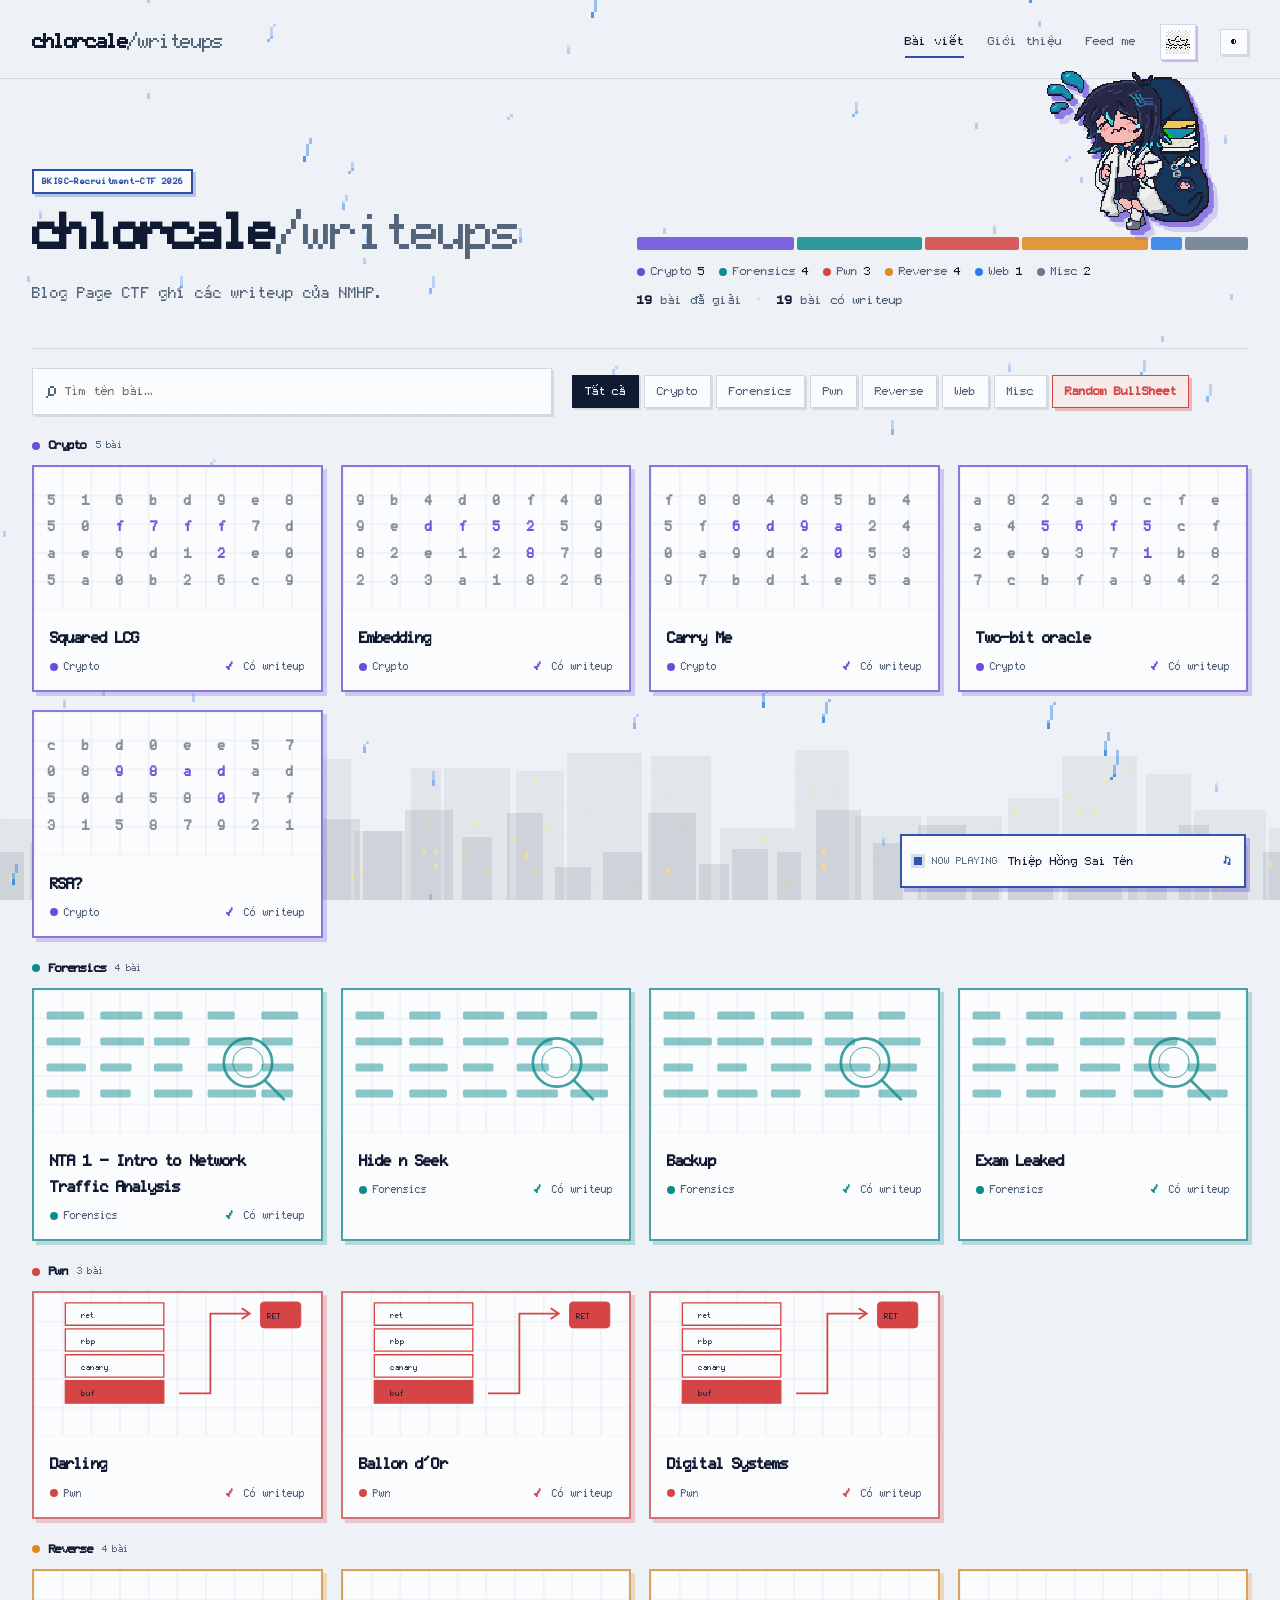
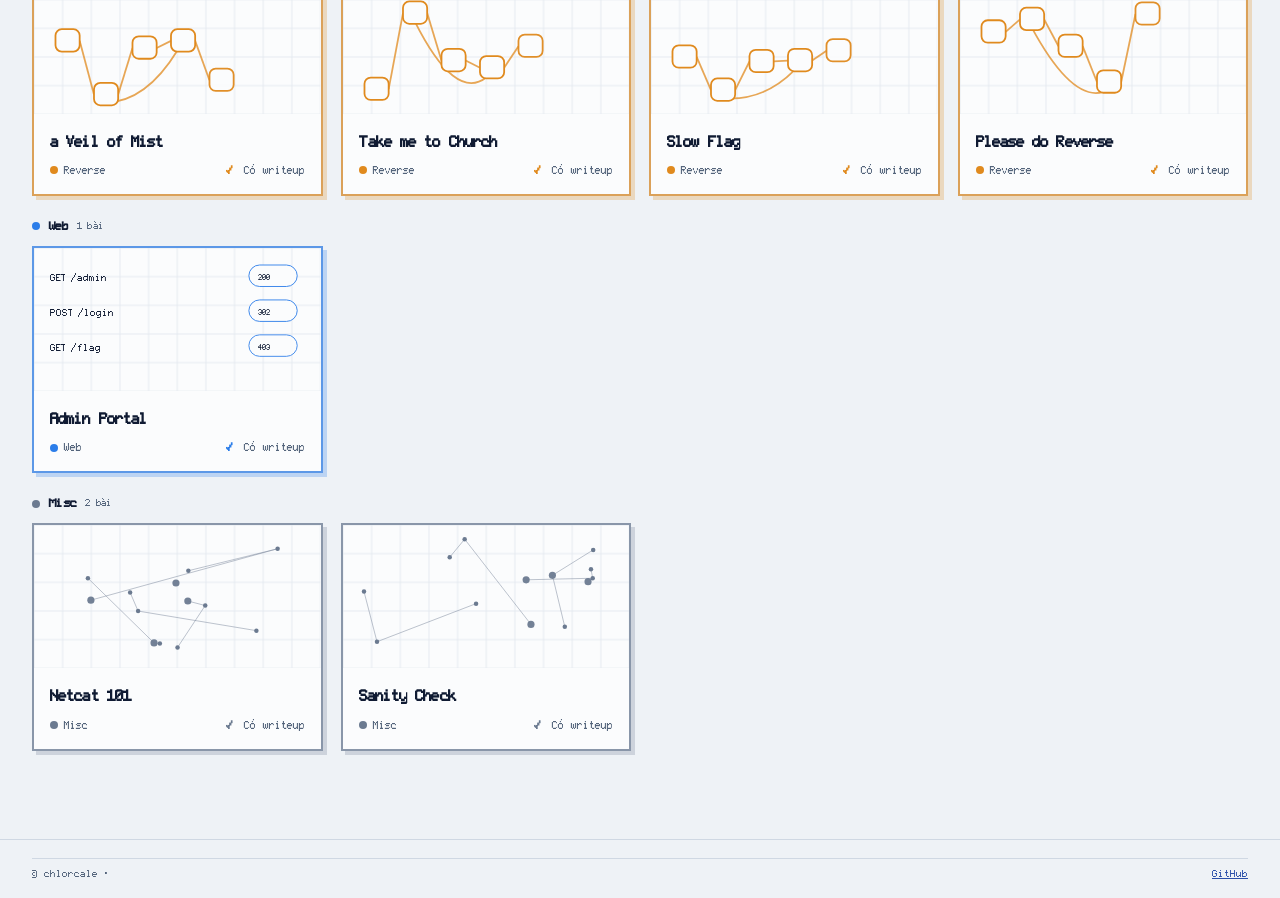
<file: index.html>
﻿<!doctype html>
<html lang="vi">
<head>
<meta charset="utf-8">
<meta name="viewport" content="width=device-width, initial-scale=1">
<meta name="description" content="Sổ tay writeup CTF của chlorcale — ghi lại đề bài, kỹ thuật và cách giải.">
<meta property="og:type" content="website">
<meta property="og:title" content="BKISC-Recruitment-CTF 2026 · chlorcale/writeups">
<meta property="og:description" content="Sổ tay những bài CTF đã giải — ghi lại cách nghĩ, công cụ và đường đi đến flag.">
<meta property="og:url" content="https://chlorcale.github.io/">
<title>BKISC-Recruitment-CTF 2026 · chlorcale/writeups</title>
<link rel="icon" type="image/svg+xml" href="favicon.svg">
<link rel="preconnect" href="https://fonts.googleapis.com">
<link rel="preconnect" href="https://fonts.gstatic.com" crossorigin>
<link rel="stylesheet" media="print" onload="this.media='all'" href="https://fonts.googleapis.com/css2?family=Barlow+Condensed:wght@600;700;800&family=Inter:wght@400;500;600;700&family=JetBrains+Mono:wght@400;600&family=Newsreader:ital,opsz,wght@0,6..72,400;0,6..72,600;1,6..72,400&display=swap&subset=vietnamese">
<link rel="stylesheet" href="style.css?v=20261031-8">
</head>
<body>
<header class="top">
  <a class="brand" href="#/">chlorcale<span>/writeups</span></a>
  <nav>
    <a href="#/" data-v="home">Bài viết</a>
    <a href="#/about" data-v="about">Giới thiệu</a>
    <a href="#/feedme" data-v="feedme">Feed me</a>
    <button id="pipabo-toggle" class="pipabo-toggle" type="button" aria-label="Bật Pipabo" aria-pressed="false" title="Bật/tắt Pipabo"><img src="assets/pipabo.ico" alt=""></button>
    <button id="theme-toggle" class="theme-toggle" type="button" aria-label="Đổi giao diện" aria-pressed="false">◐</button>
  </nav>
</header>
<canvas id="rain" class="ambient-rain" aria-hidden="true"></canvas>
<div id="chloe-backdrop" class="page-backdrop" aria-hidden="true">
  <span class="backdrop-label">CHLOR / PIXEL ARCHIVE</span>
  <div class="backdrop-terminal" aria-hidden="true"><span>BKISC // SECURE ARCHIVE</span><b>ACCESS GRANTED</b><code>01000010 01001011<br>CTF 2026 · PIXEL SYSTEM</code><i>▰ ▱ ▰ ▰ ▱ ▰ ▱ ▰</i></div>
  <span class="backdrop-caption">CTF NOTES · PIXEL NIGHT</span>
</div>
<div id="melanie-sprite" class="melanie-sprite" role="img" aria-label="Melanie, sprite pixel chuyển động">
  <span class="sprite-name">Melanie</span>
  <img class="melanie-art" src="assets/melanie-hcmut.png" data-still="assets/melanie-hcmut.png" alt="Melanie sprite">
</div>
<main id="app"><p class="muted">Đang tải…</p></main>
<footer class="site-footer">
  <div class="footer-credit">© chlorcale · <a href="https://github.com/chlorcale">GitHub</a></div>
</footer>
<aside class="footer-music music-dock" id="music-dock" aria-label="Danh sách nhạc">
  <div id="music-dock-panel" class="dock-panel">
    <div class="playlist-heading"><span class="music-pixels" aria-hidden="true">▰ ▱ ▰ ▰ ▱</span><span class="music-copy"><small>BKISC SOUNDTRACK · 02</small><strong id="music-title">Thiệp Hồng Sai Tên</strong><small id="music-artist">Saxophone · Tạ Trung Đức</small></span></div>
    <div class="playlist" id="playlist"><button type="button" class="track selected" data-track="0" aria-pressed="true"><span class="track-index">01</span><span>Thiệp Hồng Sai Tên</span><small>Sax</small></button><button type="button" class="track" data-track="1" aria-pressed="false"><span class="track-index">02</span><span>Đớn Đau Vô Cùng</span><small>Lofi</small></button></div>
    <div class="player-controls"><button id="music-prev" type="button" aria-label="Bài trước">◂|</button><button id="music-toggle" type="button" aria-label="Phát nhạc" aria-pressed="false">▶ <span>Phát</span></button><button id="music-next" type="button" aria-label="Bài tiếp theo">|▸</button><button id="music-mute" type="button" aria-label="Tắt tiếng" aria-pressed="false">🔊</button></div>
  </div>
  <button class="dock-strip" id="music-panel-toggle" type="button" aria-expanded="false" aria-controls="music-dock-panel"><span class="dock-led"></span><span>NOW PLAYING</span><strong id="dock-title">Thiệp Hồng Sai Tên</strong><span class="dock-note">♫</span></button>
  <audio id="site-track" preload="none"></audio>
  <audio id="feed-ting" src="assets/ting-sound-effect.mp3" preload="auto"></audio>
  <audio id="feed-eating" src="assets/eating-sound-effect.mp3" preload="auto"></audio>
  <audio id="pipabo-track" src="assets/pipabo.mp3" preload="none" loop></audio>
  <audio id="dio-sfx" preload="auto" src="assets/Za%20Warudo%20Time%20stop%20sound%20effect%20%2B%20DIO%20HTFT%20voice%20line.mp3"></audio>
</aside>
<div id="bullsheet-overlay" class="bullsheet-overlay" aria-hidden="true">
  <video id="jupiter-video" class="jupiter-video" src="assets/Jupiter.mp4" preload="none" playsinline></video>
  <div class="bullsheet-flash" aria-hidden="true"></div>
  <div class="bullsheet-stage" aria-hidden="true">
    <div class="dio-entrance"><div class="sprite-frame dio-frame" data-anchor="bottom" data-pose="0">
      <img src="assets/dio_and_theworld/dio-seq-0.png" alt="">
      <img src="assets/dio_and_theworld/dio-seq-1.png" alt="">
      <img src="assets/dio_and_theworld/dio-seq-2.png" alt="">
      <img src="assets/dio_and_theworld/dio-seq-3.png" alt="">
      <img src="assets/dio_and_theworld/dio-seq-4.png" alt="">
      <img src="assets/dio_and_theworld/dio-seq-5.png" alt="">
      <img src="assets/dio_and_theworld/dio-seq-6.png" alt="">
      <img src="assets/dio_and_theworld/dio-seq-7.png" alt="">
      <img src="assets/dio_and_theworld/dio-seq-8.png" alt="">
    </div></div>
    <div class="dio-caption" aria-hidden="true">ZA WARUDO!</div>
    <div class="world-entrance"><div class="sprite-frame world-frame" data-anchor="center" data-pose="0">
      <img src="assets/dio_and_theworld/the-world-pose-0.svg" alt="">
      <img src="assets/dio_and_theworld/the-world-pose-1.svg" alt="">
      <img src="assets/dio_and_theworld/the-world-pose-2.svg" alt="">
      <img src="assets/dio_and_theworld/the-world-pose-3.svg" alt="">
    </div></div>
    <div class="bull-crack"></div>
  </div>
  <canvas id="jupiter-ruins" class="jupiter-ruins" aria-hidden="true"></canvas>
  <button id="bullsheet-reset" class="bullsheet-reset" type="button">RESET EFFECT · ESC</button>
</div>
<script src="app.js?v=20261031-6"></script>
<script src="rain.js?v=20261029-2"></script>
</body>
</html>
</file>
<file: style.css>
﻿:root{color-scheme:light;--bg:#EEF2F6;--paper:#FBFCFD;--ink:#101B33;--muted:#53647b;--line:#CFD8E3;--accent:#2B50AA;--mark:#FFE27A;--markink:#241d04;--code:#111827;--cat-crypto:#6C4DDB;--cat-forensics:#0F8B8D;--cat-pwn:#D64545;--cat-reverse:#E08A1E;--cat-web:#2B7DE9;--cat-misc:#6B7A90;--heading:"Barlow Condensed", "Arial Narrow", "Segoe UI", sans-serif;--serif:"Newsreader", Georgia, "Times New Roman", serif;--mono:"JetBrains Mono", "Cascadia Code", Consolas, monospace;--shadow:0 4px 14px rgba(24,42,71,.06)}
:root[data-theme=dark]{color-scheme:dark;--bg:#0E1522;--paper:#141D2E;--ink:#DDE5F1;--muted:#A0AEC2;--line:#26334A;--accent:#86AAFF;--mark:#E9C94B;--markink:#1c1808;--code:#080D15;--cat-crypto:#9B84FF;--cat-forensics:#42C4C1;--cat-pwn:#FF7777;--cat-reverse:#FFB64E;--cat-web:#73B1FF;--cat-misc:#A6B4C9;--shadow:0 6px 20px rgba(0,0,0,.2)}
*{box-sizing:border-box}html{scroll-padding-top:2rem;scroll-behavior:smooth}body{margin:0;background-color:var(--bg);color:var(--ink);font:16px/1.55 "Inter",Arial,sans-serif;background-image:linear-gradient(var(--line) 1px,transparent 1px),linear-gradient(90deg,var(--line) 1px,transparent 1px);background-size:32px 32px;background-attachment:fixed}body:before{content:"";position:fixed;inset:0;background:var(--bg);opacity:.91;pointer-events:none;z-index:-1}a{color:var(--accent)}button,input{font:inherit;color:inherit}button{cursor:pointer}button:focus-visible,a:focus-visible,input:focus-visible{outline:3px solid var(--accent);outline-offset:3px}::selection{background:var(--mark);color:#101B33}
.top{max-width:1180px;margin:auto;padding:20px 32px 13px;display:flex;align-items:center;justify-content:space-between;border-bottom:1px solid var(--line)}.brand{font:700 20px var(--mono);color:var(--ink);text-decoration:none;letter-spacing:-1.4px}.brand span,.hero h1 span{color:var(--muted);font-weight:400}.top nav{display:flex;align-items:center;gap:24px}.top nav a{font:500 13px var(--mono);text-decoration:none;color:var(--muted);padding:7px 0;border-bottom:2px solid transparent}.top nav a.on,.top nav a:hover{color:var(--ink);border-color:var(--accent)}.theme-toggle{border:1px solid var(--line);background:var(--paper);border-radius:4px;padding:6px 10px;font:12px var(--mono)}
main{max-width:1180px;margin:auto;padding:32px 32px 72px;min-height:75vh}footer{max-width:1180px;margin:auto;padding:20px 32px 32px;border-top:1px solid var(--line);color:var(--muted);font:12px var(--mono)}footer a{color:inherit}
h1,h2,h3{font-family:var(--heading);letter-spacing:-.025em}h1{font-size:clamp(38px,6vw,66px);line-height:.98;font-weight:750;letter-spacing:-.045em;margin:0}h2{font-size:25px;line-height:1.1}h3{font-size:20px}.hero{display:grid;grid-template-columns:minmax(270px,1fr) minmax(390px,1.13fr);gap:52px;align-items:end;padding:33px 0 30px;border-bottom:1px solid var(--line)}.hero h1{white-space:nowrap}.lede{color:var(--muted);font-size:15px;line-height:1.65;max-width:48ch;margin:14px 0 0}.overview{padding-bottom:2px}.distribution{display:flex;height:13px;gap:3px;margin-bottom:12px}.dist-segment{flex:var(--share) 1 0;min-width:8px;border:0;border-radius:2px;background:var(--cat);opacity:.87;padding:0;transition:opacity .15s}.dist-segment:hover,.dist-segment.selected{opacity:1;outline:2px solid var(--ink);outline-offset:2px}.dist-labels{display:flex;flex-wrap:wrap;gap:5px 14px}.dist-label{display:inline-flex;gap:6px;align-items:center;border:0;background:none;padding:2px 0;color:var(--muted);font:11px var(--mono)}.dist-label i,.card-meta i,.group h2 i,.post-cat i{width:8px;height:8px;border-radius:50%;background:var(--cat);display:inline-block}.dist-label span{color:var(--ink)}.stats{margin:12px 0 0;color:var(--muted);font:12px var(--mono)}.stats strong{color:var(--ink);font-weight:600}.stats span{padding:0 5px;color:var(--line)}
.library{padding-top:19px}.tools{display:flex;align-items:center;gap:20px;flex-wrap:wrap;margin-bottom:12px}.search-wrap{display:flex;align-items:center;gap:7px;min-width:240px;flex:1;max-width:410px;background:var(--paper);border:1px solid var(--line);padding:0 11px;border-radius:3px;color:var(--muted)}.search-wrap>span{font:24px var(--mono);line-height:1}.search-wrap input{width:100%;border:0;outline:0!important;background:transparent;padding:9px 0;font:12px var(--mono);color:var(--ink)}.filters{display:flex;gap:5px;flex-wrap:wrap}.filter{border:1px solid var(--line);background:var(--paper);padding:5px 10px;border-radius:3px;color:var(--muted);font:11px var(--mono)}.filter.active{border-color:var(--ink);background:var(--ink);color:var(--bg)}.group{margin:23px 0 0}.group h2{margin:0 0 12px;display:flex;align-items:center;gap:9px;font:600 13px var(--mono);letter-spacing:0;color:var(--ink)}.group h2 span{color:var(--muted);font-size:11px;font-weight:400}.grid{display:grid;grid-template-columns:repeat(auto-fill,minmax(min(100%,260px),1fr));gap:12px}.card{display:flex;min-width:0;flex-direction:column;color:inherit;background:var(--paper);border:1px solid var(--line);border-radius:3px;text-decoration:none;overflow:hidden;box-shadow:var(--shadow)}.card.is-done{border:2px solid color-mix(in srgb,var(--cat) 70%,var(--line))}.card.is-todo{border-style:dashed}.cover{display:block;aspect-ratio:2/1;background:var(--paper);overflow:hidden}.cover svg{width:100%;height:100%;display:block}.cover-art{color:var(--ink)}.grid-bg{opacity:.55}.hex{font:600 18px var(--mono);fill:var(--ink);opacity:.48}.glow{fill:var(--accent);opacity:.95}.packet{fill:var(--accent);opacity:.48}.lens,.lens-inner{fill:none;stroke:var(--accent);stroke-width:3;opacity:.8}.lens-inner{stroke-width:1}.stack rect{fill:var(--paper);stroke:var(--accent);stroke-width:1.5}.stack rect:first-child,.ret{fill:var(--accent);stroke:var(--accent)}.labels text,.small{font:10px var(--mono);fill:var(--ink)}.labels text:first-child,.small{fill:var(--ink)}.arrow,.flow,.star-line{fill:none;stroke:var(--accent);stroke-width:2}.flow{opacity:.75}.node{fill:var(--paper);stroke:var(--accent);stroke-width:2}.request{font:12px var(--mono);fill:var(--ink)}.status-pill{fill:var(--paper);stroke:var(--accent)}.star-line{stroke-width:1;opacity:.5}.star-dot{fill:var(--accent)}.faded{opacity:.34}.card-info{display:grid;grid-template-columns:1fr auto;gap:7px 10px;padding:11px 13px 12px}.card-title{grid-column:1/-1;font:650 19px/1.08 var(--heading);letter-spacing:-.01em}.card:hover .card-title{color:var(--accent)}.card-meta{display:flex;align-items:center;gap:6px;color:var(--muted);font:10px var(--mono)}.status{align-self:center;color:var(--muted);font:10px var(--mono)}.check{color:var(--cat);font-weight:700;font-size:14px;margin-right:4px}.empty{color:var(--muted);padding:32px 0}
.back{display:inline-block;color:var(--muted);text-decoration:none;font:12px var(--mono);margin:0 0 20px}.back:hover{color:var(--accent)}.post-layout{display:grid;grid-template-columns:minmax(0,720px) 190px;gap:42px;justify-content:center;align-items:start}.post-main{min-width:0}.post-head{border-bottom:1px solid var(--line);padding-bottom:20px;margin-bottom:25px}.post-cat{display:flex;align-items:center;gap:7px;color:var(--muted);font:12px var(--mono);margin-bottom:10px}.post-cat i{width:9px;height:9px}.post-head h1{font-size:clamp(36px,5vw,56px);line-height:1.02}.techs{display:flex;flex-wrap:wrap;gap:6px;margin-top:17px}.tag{display:inline-block;background:var(--mark);color:var(--markink);padding:3px 8px;border-radius:2px;font:11px var(--mono)}article{max-width:720px;font:17px/1.68 var(--serif)}article h2{font-size:27px;margin:34px 0 12px;line-height:1.1}article h3{font-size:21px;margin:27px 0 9px;line-height:1.18}article p{margin:0 0 16px}article ul,article ol{padding-left:24px;margin:0 0 18px}article li{padding-left:3px;margin:4px 0}article a{overflow-wrap:anywhere}article code{font: .82em var(--mono);background:color-mix(in srgb,var(--line) 48%,transparent);padding:.12em .32em;border-radius:2px}article pre{margin:0 0 20px;padding:17px;overflow-x:auto;white-space:pre;background:var(--code);color:#E6EDF3;border:1px solid #273246;border-radius:3px;line-height:1.55}article pre code{font:12px/1.55 var(--mono);padding:0;background:none;color:inherit}article blockquote{margin:18px 0;padding:10px 16px;border-left:3px solid var(--accent);background:color-mix(in srgb,var(--paper) 70%,var(--line));color:var(--muted)}article blockquote p:last-child{margin-bottom:0}article table{display:block;overflow-x:auto;border-collapse:collapse;max-width:100%;font-size:.9em}article th,article td{padding:7px 10px;border:1px solid var(--line);white-space:nowrap}article img{max-width:100%}.code-label{display:flex;justify-content:space-between;align-items:center;margin:0;background:#1b2637;color:#b6c4d8;padding:5px 10px;font:10px var(--mono);border:1px solid #273246;border-bottom:0;border-radius:3px 3px 0 0}.code-label+pre{border-radius:0 0 3px 3px}.copy{border:1px solid #53647b;background:transparent;color:#dbe5f2;border-radius:2px;padding:3px 8px;font:10px var(--mono)}.tech-callout-title{margin-bottom:0!important;padding:13px 16px 5px;border-left:3px solid var(--accent);background:color-mix(in srgb,var(--paper) 72%,var(--line));}.tech-callout-item{margin:0;padding:6px 16px;border-left:3px solid var(--accent);background:color-mix(in srgb,var(--paper) 72%,var(--line))}.tech-callout-item:last-of-type{padding-bottom:14px;margin-bottom:22px}.step-badge{display:inline-grid;place-items:center;width:28px;height:28px;margin-right:9px;border:1px solid var(--accent);border-radius:50%;color:var(--accent);font:12px var(--mono);vertical-align:2px}.flag-ticket{position:relative;display:flex;align-items:center;justify-content:space-between;gap:12px;border:1px dashed var(--accent);padding:15px 13px;background:color-mix(in srgb,var(--paper) 75%,var(--line));font:13px var(--mono);overflow-wrap:anywhere}.flag-ticket code{font:inherit;background:none;padding:0}.flag-copy{flex:none;background:var(--ink);border-color:var(--ink);color:var(--bg)}.toc{position:sticky;top:25px;padding:12px 0 0 15px;border-left:1px solid var(--line)}.toc h2{font:600 12px var(--mono);margin:0 0 10px}.toc nav{display:flex;flex-direction:column;gap:5px}.toc a{color:var(--muted);font:11px/1.4 var(--mono);text-decoration:none}.toc a.sub{padding-left:11px;font-size:10px}.toc a.current{color:var(--accent);font-weight:700}.read-progress{position:fixed;z-index:5;top:0;left:0;height:3px;width:100%;background:var(--accent);transform:scaleX(0);transform-origin:left}.post-nav{display:flex;justify-content:space-between;gap:15px;margin-top:38px;padding-top:14px;border-top:1px solid var(--line);font:12px var(--mono)}.post-nav a{max-width:48%;text-decoration:none}.post-nav a:hover{color:var(--ink)}.post-nav .next{text-align:right;margin-left:auto}.todo-panel{border:1px dashed var(--line);background:var(--paper);padding:18px}.todo-cover{margin:-18px -18px 18px}.todo-cover svg{display:block;width:100%;height:auto}.todo-panel h2{font-size:27px;margin:0 0 7px}.todo-panel p{color:var(--muted);max-width:55ch}.todo-panel pre{overflow:auto;background:var(--code);color:#e6edf3;padding:12px;font:12px var(--mono)}.about{max-width:720px;margin:40px auto}.about h1{margin-bottom:20px}.about p{font:18px/1.7 var(--serif);max-width:60ch}
@media(max-width:999px){.post-layout{display:block;width:100%;max-width:100%}.toc{display:none}.post-main{width:100%;min-width:0;max-width:720px;margin:auto}article{width:100%;min-width:0;overflow-wrap:anywhere}}
@media(max-width:700px){.top{padding:16px 18px 10px}.top nav{gap:13px}.top nav a{font-size:11px}main{padding:24px 18px 55px}.hero{grid-template-columns:1fr;gap:22px;padding-top:27px}.hero h1{font-size:clamp(37px,9vw,58px)}.tools{gap:11px}.search-wrap{max-width:none}.filters{gap:4px}.filter{padding:5px 8px}.grid{grid-template-columns:repeat(auto-fill,minmax(min(100%,260px),1fr))}footer{padding-left:18px;padding-right:18px}}
@media(max-width:420px){body{font-size:15px}.top{padding:11px 13px;display:block}.brand{font-size:15px}.top nav{justify-content:flex-end;gap:12px;margin-top:8px}.top nav a{font-size:10px}.top nav a[data-v=about]{display:none}.theme-toggle{padding:4px 7px;font-size:10px}main{padding-left:13px;padding-right:13px}.hero h1{font-size:37px}.dist-labels{gap:3px 10px}.dist-label{font-size:10px}.card-info{padding:10px}.post-layout{display:block!important;width:100%!important}.post-main{width:100%!important;max-width:100%!important;min-width:0!important}.post-main article{display:block;width:100%;max-width:100%;min-width:0;white-space:normal;overflow-wrap:anywhere}.post-main article p,.post-main article li{max-width:100%;white-space:normal;overflow-wrap:anywhere}.post-head h1{font-size:36px}.post-nav{font-size:10px}}
@keyframes draw-cover{to{stroke-dashoffset:0}}.cover-art path,.cover-art rect,.cover-art circle{stroke-dasharray:450;stroke-dashoffset:450;animation:draw-cover .85s ease-out forwards}
@media(prefers-reduced-motion:reduce){*,*::before,*::after{scroll-behavior:auto!important;animation:none!important;transition:none!important}.cover-art path,.cover-art rect,.cover-art circle{stroke-dasharray:none;stroke-dashoffset:0}}
.site-footer{display:grid;grid-template-columns:1fr auto;gap:17px 26px;align-items:center;padding-top:18px;padding-bottom:18px}.footer-tribute{display:flex;align-items:center;gap:13px}.pixel-mascot{width:58px;height:58px;image-rendering:pixelated;shape-rendering:crispEdges;background:var(--paper);border:2px solid var(--ink);box-shadow:4px 4px 0 var(--cat-pwn)}.footer-tribute span,.music-copy{display:grid;gap:3px}.footer-tribute strong{font:700 17px var(--heading);color:var(--ink)}.footer-tribute small,.music-copy small{font:9px var(--mono);color:var(--muted);letter-spacing:.03em}.footer-music{display:flex;align-items:center;gap:12px;padding:9px 12px;border:1px solid var(--line);background:var(--paper);box-shadow:3px 3px 0 color-mix(in srgb,var(--cat-crypto) 35%,var(--paper))}.music-pixels{font:15px var(--mono);letter-spacing:-4px;color:var(--cat-crypto);white-space:nowrap}.music-copy strong{font:600 12px var(--mono);color:var(--ink)}#music-toggle,#music-mute{border:1px solid var(--ink);background:var(--ink);color:var(--bg);padding:7px 9px;font:11px var(--mono);white-space:nowrap}#music-toggle{min-width:92px}#music-mute{width:38px;font-family:Arial,sans-serif}#music-toggle[aria-pressed=true],#music-mute[aria-pressed=true]{background:var(--mark);border-color:var(--mark);color:var(--markink)}.footer-credit{grid-column:1/-1;display:flex;justify-content:space-between;gap:12px;padding-top:10px;border-top:1px solid var(--line);font:11px var(--mono);color:var(--muted)}.footer-credit a{color:var(--accent)}@media(max-width:700px){.site-footer{grid-template-columns:1fr;gap:14px}.footer-music{justify-self:start;max-width:100%}.footer-credit{grid-column:1;flex-wrap:wrap}}@media(max-width:420px){.site-footer{padding-left:13px;padding-right:13px}.footer-music{gap:8px;padding:8px}.music-pixels{display:none}.music-copy strong{font-size:10px}#music-toggle{min-width:84px}.footer-credit{font-size:9px}}
.footer-music{display:grid;grid-template-columns:minmax(0,1fr) auto;gap:9px 14px;width:min(100%,440px);padding:12px}.playlist-heading{grid-column:1/-1;display:flex;align-items:center;gap:11px;padding-bottom:8px;border-bottom:1px solid var(--line)}.playlist-heading .music-copy strong{font:700 15px var(--heading)}.playlist{grid-column:1/-1;display:grid;gap:3px}.track{display:grid;grid-template-columns:28px 1fr auto;align-items:center;gap:8px;text-align:left;border:1px solid transparent;background:transparent;color:var(--muted);padding:6px 7px;font:11px var(--mono)}.track small{color:var(--muted);font-size:9px}.track-index{color:var(--cat-crypto)}.track.selected{background:color-mix(in srgb,var(--cat-crypto) 10%,var(--paper));border-color:color-mix(in srgb,var(--cat-crypto) 38%,var(--line));color:var(--ink)}.track.selected .track-index{font-weight:700}.player-controls{grid-column:1/-1;display:flex;align-items:center;justify-content:center;gap:7px;padding-top:3px}.player-controls button{min-width:36px;height:30px;border:1px solid var(--line);background:var(--paper);color:var(--ink);font:12px var(--mono)}.player-controls #music-toggle{min-width:98px;border-color:var(--ink);background:var(--ink);color:var(--bg)}.player-controls #music-toggle[aria-pressed=true],.player-controls #music-mute[aria-pressed=true]{background:var(--mark);border-color:var(--mark);color:var(--markink)}#site-track{display:none}@media(max-width:420px){.footer-music{width:100%;grid-template-columns:minmax(0,1fr);gap:7px}.playlist-heading,.playlist,.player-controls{grid-column:1}.playlist-heading .music-pixels{display:block}.playlist-heading .music-copy strong{font-size:13px}.player-controls{justify-content:flex-start}}
.top,#app,.site-footer{position:relative;z-index:2}main{padding-bottom:180px}body.article-open .page-backdrop{display:none}body.show-backdrop .page-backdrop{display:block}.page-backdrop{display:none;position:fixed;z-index:0;right:4vw;bottom:10vh;width:min(38vw,470px);pointer-events:none;color:var(--accent);opacity:.13;filter:saturate(.72)}.backdrop-mascot{display:block;width:100%;height:auto;image-rendering:pixelated;shape-rendering:crispEdges;filter:drop-shadow(10px 10px 0 color-mix(in srgb,var(--cat-crypto) 38%,transparent))}.backdrop-label,.backdrop-caption{display:block;font:9px var(--mono);letter-spacing:.12em;color:var(--accent);text-align:right}.backdrop-caption{margin-top:9px;color:var(--muted)}.music-dock{position:fixed;z-index:20;right:18px;bottom:14px;width:min(252px,calc(100vw - 24px));max-height:42vh;overflow:auto;opacity:.94;backdrop-filter:blur(8px);background:color-mix(in srgb,var(--paper) 94%,transparent);box-shadow:4px 4px 0 color-mix(in srgb,var(--cat-crypto) 28%,transparent);border:1px solid var(--line);border-radius:0}.music-dock:hover,.music-dock:focus-within{opacity:1}.music-dock .playlist-heading{gap:8px;padding-bottom:6px}.music-dock .music-pixels{font-size:12px}.music-dock .music-copy strong{font-size:13px}.music-dock .music-copy small{font-size:8px}.music-dock .track{padding:5px 6px;font-size:10px}.music-dock .player-controls{gap:5px}.music-dock .player-controls button{height:28px;min-width:32px}.music-dock .player-controls #music-toggle{min-width:84px}.music-dock .player-controls #music-mute{width:34px}.card,.filter,.search-wrap,.theme-toggle,.article,.todo-panel{border-radius:0}.card{box-shadow:3px 3px 0 color-mix(in srgb,var(--cat) 19%,transparent)}.card.is-done{box-shadow:4px 4px 0 color-mix(in srgb,var(--cat) 25%,transparent)}.card-title,.group h2,article h2,article h3,.post-head h1,.hero h1{font-family:var(--mono);letter-spacing:-.05em}.card-title{font-size:15px;line-height:1.35}.group h2{font-size:12px}article h2{font-size:20px;border-left:4px solid var(--accent);padding:8px 11px;background:color-mix(in srgb,var(--paper) 84%,var(--line));box-shadow:3px 3px 0 color-mix(in srgb,var(--accent) 18%,transparent)}article h3{display:flex;align-items:center;gap:7px;font-size:15px;padding:6px 0;border-bottom:1px dashed var(--line)}.step-badge{flex:none;border-radius:0;box-shadow:2px 2px 0 color-mix(in srgb,var(--accent) 28%,transparent)}article pre,.flag-ticket,.tech-callout-title,.tech-callout-item{border-radius:0!important}article pre,.flag-ticket{box-shadow:4px 4px 0 color-mix(in srgb,var(--ink) 14%,transparent)}.filter,.search-wrap,.theme-toggle{box-shadow:2px 2px 0 color-mix(in srgb,var(--ink) 10%,transparent)}.tag{border-radius:0;box-shadow:2px 2px 0 color-mix(in srgb,var(--mark) 45%,var(--line))}@media(max-width:700px){.page-backdrop{right:-8vw;bottom:18vh;width:min(58vw,300px);opacity:.095}.music-dock{right:12px;bottom:12px;width:min(244px,calc(100vw - 24px));max-height:38vh}main{padding-bottom:205px}}@media(max-width:420px){.music-dock{right:10px;bottom:10px;width:min(238px,calc(100vw - 20px));opacity:.97}.page-backdrop{right:-13vw;bottom:22vh;width:64vw;opacity:.075}main{padding-bottom:190px}}
.event-stamp{display:inline-block;margin:0 0 12px;padding:5px 8px;border:2px solid var(--accent);background:var(--paper);box-shadow:3px 3px 0 color-mix(in srgb,var(--accent) 28%,transparent);color:var(--accent);font:700 10px var(--mono);letter-spacing:.04em}
.hero h1{font-size:clamp(28px,4vw,46px);white-space:normal;overflow-wrap:anywhere}
.page-backdrop{opacity:.2}.backdrop-label,.backdrop-caption{font-size:10px;text-shadow:1px 1px var(--paper)}
.melanie-sprite{display:none;position:fixed;z-index:1;left:clamp(12px,3vw,38px);bottom:clamp(18px,8vh,76px);width:76px;pointer-events:none;image-rendering:pixelated;filter:drop-shadow(4px 4px 0 color-mix(in srgb,var(--cat-pwn) 42%,transparent));transform-origin:center bottom}
.show-backdrop .melanie-sprite{display:block;animation:melanie-idle 2.8s steps(4,end) infinite}
.sprite-name{display:block;margin-bottom:4px;color:var(--accent);font:9px var(--mono);text-shadow:1px 1px var(--paper)}
.melanie-sprite svg{display:block;width:100%;height:auto;image-rendering:pixelated}
.melanie-eyes{transform-box:fill-box;transform-origin:center;animation:melanie-blink 4.8s steps(1,end) infinite}
@keyframes melanie-idle{0%,100%{transform:translateY(0)}50%{transform:translateY(-4px)}}
@keyframes melanie-blink{0%,92%,96%,100%{transform:scaleY(1)}94%{transform:scaleY(.12)}}
@media(max-width:700px){.page-backdrop{opacity:.16}.melanie-sprite{left:8px;bottom:18px;width:54px}.sprite-name{font-size:8px}.event-stamp{font-size:9px}}
@media(max-width:420px){.page-backdrop{opacity:.13}.melanie-sprite{left:6px;bottom:12px;width:44px}}
@media(prefers-reduced-motion:reduce){.show-backdrop .melanie-sprite,.melanie-eyes{animation:none!important}}
.melanie-sprite .melanie-video{display:block;width:100%;height:auto;aspect-ratio:1;object-fit:contain;background:#f7f8fb;border:3px solid #252944;box-shadow:3px 3px 0 #8b70c8;image-rendering:pixelated}
@font-face{font-family:PoxiaoPixel;src:url("assets/poxiao-pixel-12px-square.woff2") format("woff2");font-style:normal;font-weight:400;font-display:swap}
:root{--pixel:"PoxiaoPixel","JetBrains Mono","Cascadia Code",monospace;--heading:var(--pixel);--mono:var(--pixel)}
:root[data-theme=dark]{--bg:#07141E;--paper:#0D2938;--ink:#D8F7EB;--muted:#77B9C8;--line:#205062;--accent:#70E8AF;--mark:#8AE9BC;--markink:#08231C;--code:#07131D;--cat-crypto:#A796FF;--cat-forensics:#53D1C6;--cat-pwn:#FF8585;--cat-reverse:#FFC56B;--cat-web:#78C6FF;--cat-misc:#A5C3CF}
body{font-family:var(--pixel);background-image:linear-gradient(color-mix(in srgb,var(--line) 58%,transparent) 1px,transparent 1px),linear-gradient(90deg,color-mix(in srgb,var(--line) 58%,transparent) 1px,transparent 1px)}
article{font:16px/1.85 var(--pixel)}article code,article pre code{font-family:var(--pixel)}
.melanie-sprite{width:clamp(132px,16vw,208px);left:clamp(10px,2.2vw,28px);bottom:clamp(16px,4vh,38px);filter:drop-shadow(5px 5px 0 color-mix(in srgb,var(--accent) 38%,transparent))}
.melanie-art{display:block;width:100%;height:auto;image-rendering:pixelated;background:transparent;filter:drop-shadow(3px 3px 0 color-mix(in srgb,var(--cat-crypto) 42%,transparent))}
@media(max-width:700px){.melanie-sprite{width:clamp(102px,27vw,142px);left:8px;bottom:12px}}
@media(max-width:420px){.melanie-sprite{width:98px;left:5px;bottom:8px}}
.music-dock{position:fixed;z-index:30;right:18px;bottom:0;width:min(340px,calc(100vw - 24px));max-height:min(54vh,380px);display:flex;flex-direction:column;gap:0;overflow:visible;opacity:.96;transform:translateY(calc(100% - 48px));transition:transform .38s cubic-bezier(.2,.8,.2,1);background:transparent;border:0;box-shadow:none;backdrop-filter:none}
.music-dock:hover,.music-dock:focus-within,.music-dock.is-open{opacity:1;transform:translateY(0)}
.music-dock .dock-panel{order:0;min-height:0;max-height:min(54vh,330px);overflow:auto;visibility:hidden;opacity:0;transition:opacity .2s ease;background:color-mix(in srgb,var(--paper) 97%,transparent);border:2px solid var(--accent);border-bottom:0;box-shadow:5px 0 0 color-mix(in srgb,var(--accent) 30%,transparent);padding:10px}
.music-dock:hover .dock-panel,.music-dock:focus-within .dock-panel,.music-dock.is-open .dock-panel{visibility:visible;opacity:1}
.dock-strip{order:1;width:100%;height:48px;flex:none;display:flex;align-items:center;gap:10px;padding:0 12px;border:2px solid var(--accent);background:var(--paper);color:var(--ink);box-shadow:5px 5px 0 color-mix(in srgb,var(--accent) 27%,transparent);text-align:left;font:10px var(--pixel);cursor:pointer}
.dock-strip>span:nth-child(2){color:var(--muted);white-space:nowrap}.dock-strip strong{min-width:0;overflow:hidden;text-overflow:ellipsis;white-space:nowrap;font:12px var(--pixel);color:var(--ink)}.dock-led{width:8px;height:8px;flex:none;background:var(--accent);box-shadow:0 0 0 3px color-mix(in srgb,var(--accent) 18%,transparent)}.dock-note{margin-left:auto;color:var(--accent);font-size:16px}
.music-dock .playlist-heading{padding-bottom:8px}.music-dock .music-copy strong{font:14px var(--pixel)}.music-dock .music-copy small{font:9px var(--pixel)}.music-dock .track{font:11px var(--pixel);border-radius:0}.music-dock .player-controls button{font:11px var(--pixel);border-radius:0}.music-dock .player-controls #music-toggle{min-width:104px}
@media(hover:none){.music-dock:not(.is-open){transform:translateY(calc(100% - 48px))}.music-dock.is-open{transform:translateY(0)}.music-dock:not(.is-open) .dock-panel{visibility:hidden;opacity:0}.music-dock.is-open .dock-panel{visibility:visible;opacity:1}}
@media(max-width:700px){.music-dock{right:12px;width:min(320px,calc(100vw - 24px));max-height:48vh}.music-dock .dock-panel{max-height:calc(48vh - 48px)}.dock-strip{height:46px}}
@media(max-width:420px){.music-dock{right:9px;width:calc(100vw - 18px)}.music-dock .dock-panel{padding:8px}}

@media(hover:hover){.music-dock:not(:hover):not(:focus-within):not(.is-open) .dock-panel{visibility:visible;opacity:0;pointer-events:none}}

/* Legibility and decorative balance pass */
body{font-size:18px;line-height:1.65;background-image:linear-gradient(color-mix(in srgb,var(--line) 35%,transparent) 1px,transparent 1px),linear-gradient(90deg,color-mix(in srgb,var(--line) 35%,transparent) 1px,transparent 1px),radial-gradient(ellipse at 78% 42%,color-mix(in srgb,var(--cat-crypto) 11%,transparent),transparent 34%),radial-gradient(ellipse at 10% 78%,color-mix(in srgb,var(--accent) 8%,transparent),transparent 30%);background-size:24px 24px,24px 24px,auto,auto}
body:before{opacity:.74}
.top,main,footer{max-width:1320px}
.top{padding-top:24px;padding-bottom:18px}.brand{font-size:24px}.top nav a{font-size:15px}main{padding-top:44px;padding-bottom:88px}
.hero{gap:64px;padding:42px 0 38px}.hero h1{font-size:clamp(38px,4.6vw,60px)}.lede{font-size:18px;line-height:1.8}.dist-label{font-size:14px}.stats{font-size:15px}
.search-wrap{max-width:520px;padding:3px 13px}.search-wrap input{font-size:15px;padding:12px 0}.filter{font-size:14px;padding:8px 12px}.group h2{font-size:15px}.grid{gap:18px}.card-title{font-size:18px;line-height:1.45}.card-meta,.status{font-size:13px}.card-info{padding:16px}
article{font-size:19px;line-height:1.9}.post-head h1{font-size:clamp(38px,5vw,62px)}article h2{font-size:24px}article h3{font-size:19px}article pre{font-size:15px}.post-nav{font-size:14px}
/* Melanie aligns with the content column and stays clear of the music dock. */
.melanie-sprite{left:max(12px,calc((100vw - 1320px)/2 - 178px));bottom:clamp(64px,10vh,100px);width:clamp(150px,14vw,218px)}
.melanie-sprite .sprite-name{font-size:13px;padding:5px 8px;background:var(--paper);border:1px solid var(--accent);display:table;margin:0 0 6px 10px;box-shadow:3px 3px 0 color-mix(in srgb,var(--accent) 24%,transparent)}
.melanie-art{max-height:42vh;object-fit:contain;object-position:bottom;filter:drop-shadow(5px 5px 0 color-mix(in srgb,var(--cat-crypto) 50%,transparent))}
/* Persistent readable player handle; only the playlist rises and sinks. */
.music-dock{right:22px;width:min(370px,calc(100vw - 24px));transform:none!important;bottom:0;gap:0}
.music-dock .dock-strip{height:54px;background:var(--paper);border:2px solid var(--accent);border-bottom:0;box-shadow:5px 0 0 color-mix(in srgb,var(--accent) 24%,transparent);font-size:12px}
.music-dock .dock-panel{order:0;transform:translateY(0);transition:transform .38s cubic-bezier(.2,.8,.2,1),opacity .2s ease;visibility:visible;opacity:0;pointer-events:none}
.music-dock .dock-strip{order:1}
.music-dock:hover .dock-panel,.music-dock:focus-within .dock-panel,.music-dock.is-open .dock-panel{opacity:1;pointer-events:auto}
.music-dock:not(:hover):not(:focus-within):not(.is-open) .dock-panel{transform:translateY(14px)}
.dock-strip strong{font-size:14px}.dock-strip>span:nth-child(2){font-size:11px}
.backdrop-terminal{position:absolute;right:5vw;top:34%;width:min(440px,35vw);padding:18px 22px;border:2px solid color-mix(in srgb,var(--cat-web) 45%,var(--line));background:color-mix(in srgb,var(--paper) 78%,transparent);box-shadow:8px 8px 0 color-mix(in srgb,var(--cat-crypto) 24%,transparent);display:grid;gap:14px;color:var(--muted);font:13px var(--pixel);transform:rotate(-2deg)}
.backdrop-terminal span{color:var(--cat-web);letter-spacing:.12em}.backdrop-terminal b{font-size:clamp(16px,2vw,24px);color:var(--accent);text-shadow:3px 3px 0 color-mix(in srgb,var(--accent) 22%,transparent)}.backdrop-terminal code{font:13px/1.8 var(--pixel);color:var(--ink)}.backdrop-terminal i{font-style:normal;letter-spacing:.2em;color:var(--cat-crypto)}
@media(max-width:700px){body{font-size:17px}.top nav a{font-size:13px}main{padding-top:30px}.hero{gap:26px}.lede{font-size:16px}.card-title{font-size:17px}.melanie-sprite{left:8px;bottom:62px;width:clamp(100px,24vw,140px)}.backdrop-terminal{right:5vw;top:38%;width:48vw;padding:10px;font-size:9px}.backdrop-terminal code{font-size:10px}.music-dock{right:12px;width:min(340px,calc(100vw - 24px))}.music-dock .dock-strip{height:50px}}
@media(max-width:420px){body{font-size:16px}.hero h1{font-size:34px}.filter{font-size:12px;padding:7px 9px}.card-title{font-size:16px}.melanie-sprite{width:92px;left:5px;bottom:58px}.backdrop-terminal{width:52vw;top:43%;opacity:.82}.dock-strip strong{font-size:12px}}

/* Keep the music dock handle fixed; animate only the hidden-height playlist. */
.music-dock{display:flex;flex-direction:column;justify-content:flex-end;transform:none!important;overflow:visible!important}
.music-dock .dock-panel{order:0;max-height:min(54vh,330px);margin-bottom:0;transform:translateY(0);transition:opacity .24s ease,transform .38s cubic-bezier(.2,.8,.2,1),visibility .38s;visibility:hidden;opacity:0;pointer-events:none}
.music-dock .dock-strip{order:1;position:relative;z-index:1;display:flex;visibility:visible;opacity:1;transform:none;height:54px;min-height:54px}
.music-dock:hover .dock-panel,.music-dock:focus-within .dock-panel,.music-dock.is-open .dock-panel{visibility:visible;opacity:1;pointer-events:auto}
.music-dock:not(:hover):not(:focus-within):not(.is-open) .dock-panel{transform:translateY(16px)}
@media(hover:none){.music-dock:not(.is-open) .dock-panel{visibility:hidden;opacity:0}.music-dock .dock-strip{visibility:visible;opacity:1}}
@media(max-width:700px){.melanie-sprite{left:10px;bottom:62px;width:clamp(106px,24vw,148px)}.music-dock .dock-strip{height:50px;min-height:50px}}
@media(max-width:420px){.melanie-sprite{left:6px;bottom:58px;width:96px}}


/* Reduce visual clutter and use a readable text face inside writeups. */
body{background-image:linear-gradient(color-mix(in srgb,var(--line) 22%,transparent) 1px,transparent 1px),linear-gradient(90deg,color-mix(in srgb,var(--line) 22%,transparent) 1px,transparent 1px);background-size:32px 32px}
body:before{opacity:.83}
.page-backdrop{display:none!important}
.backdrop-terminal{display:none!important}
body.article-open article{font-family:Inter,Arial,sans-serif;font-size:18px;line-height:1.85;letter-spacing:0}
body.article-open article p,body.article-open article li,body.article-open article blockquote{font-family:Inter,Arial,sans-serif;font-size:18px;line-height:1.85;letter-spacing:0}
body.article-open article h2,body.article-open article h3{font-family:Inter,Arial,sans-serif;letter-spacing:0}
body.article-open article code,body.article-open article pre,body.article-open article pre code{font-family:"JetBrains Mono","Cascadia Code",monospace;font-size:.88em;letter-spacing:0}
body.article-open .toc,body.article-open .post-head,body.article-open .post-nav{font-family:Inter,Arial,sans-serif;letter-spacing:0}
.post-summary{max-width:68ch;margin:16px 0 0;padding:12px 15px;border-left:3px solid var(--accent);background:color-mix(in srgb,var(--paper) 86%,var(--line));color:var(--muted);font:16px/1.65 Inter,Arial,sans-serif}
.feedme-page{max-width:920px;margin:18px auto 42px;text-align:center;color:#e5f4dc;font-family:var(--pixel),var(--mono)}
.feedme-heading{margin-bottom:20px}.feedme-heading .event-stamp{display:inline-block;margin:0 0 12px;padding:6px 10px;border:2px solid #77d69a;background:#173a35;color:#9af0b2;font-size:11px;box-shadow:4px 4px 0 #102620}.feedme-heading h1{font:32px/1.2 var(--pixel),var(--mono);color:#d8ffe0;text-shadow:3px 3px #31564c}.feedme-heading h1 span{color:#f3bf64}.feedme-heading p:last-child{margin:10px 0;color:var(--muted);font:14px var(--mono)}
.feedme-world{position:relative;display:grid;place-items:center;min-height:clamp(300px,48vw,470px);overflow:hidden;border:4px solid #283a35;outline:2px solid #09130f;background-color:#6d9d8d;background-image:linear-gradient(180deg,rgba(170,214,190,.22) 0 58%,transparent 58%),linear-gradient(90deg,rgba(255,255,255,.025) 50%,transparent 50%),linear-gradient(rgba(255,255,255,.025) 50%,transparent 50%),linear-gradient(#263b36 3px,transparent 3px),linear-gradient(90deg,#263b36 3px,transparent 3px);background-size:auto,32px 32px,32px 32px,64px 64px,64px 64px;box-shadow:inset 0 0 0 5px #41665b,8px 8px 0 rgba(0,0,0,.35)}
.feedme-world:after{content:"";position:absolute;inset:58% 0 0;z-index:0;background-color:#476c45;background-image:linear-gradient(90deg,transparent 48%,rgba(16,30,22,.26) 50%,transparent 52%),linear-gradient(transparent 48%,rgba(16,30,22,.26) 50%,transparent 52%);background-size:64px 64px;image-rendering:pixelated}
.feed-cat,.feed-video-canvas{position:relative;z-index:1;width:min(48%,300px);max-height:340px;object-fit:contain;image-rendering:pixelated;filter:drop-shadow(8px 8px 0 rgba(22,34,30,.4))}.feed-video-canvas{display:none}.feed-video-canvas.playing{display:block}.feedme-world video{display:none}.feed-crosshair{position:absolute;z-index:2;top:50%;left:50%;transform:translate(-50%,-50%);font:26px var(--mono);color:rgba(255,255,255,.72);text-shadow:1px 1px #25372e;pointer-events:none}.feed-counter{position:absolute;z-index:3;top:14px;right:14px;display:grid;grid-template-columns:auto auto;gap:4px 8px;align-items:center;padding:9px 12px;border:2px solid #152a25;background:rgba(12,24,21,.84);color:#a5e8b5;text-align:left;font:20px var(--mono);box-shadow:3px 3px 0 rgba(0,0,0,.3)}.feed-counter strong{font-size:30px;color:#fff1a6}.feed-counter small{grid-column:1/-1;color:#aab9ac;font-size:20px}.feed-message{position:absolute;z-index:3;left:24px;bottom:16px;margin:0;padding:6px 9px;background:rgba(12,24,21,.76);color:#e0f5d8;font:22px var(--mono)}
.feed-hotbar{display:flex;justify-content:center;gap:5px;margin:22px auto 10px;padding:7px;width:max-content;max-width:100%;background:#6b6b6b;border:3px solid #c6c6c6;box-shadow:inset 3px 3px #454545,5px 5px 0 #222}.feed-slot{position:relative;display:grid;place-items:center;width:clamp(38px,6vw,58px);height:clamp(38px,6vw,58px);padding:0;border:2px solid #373737;background:#8b8b8b;box-shadow:inset 2px 2px #b0b0b0,inset -2px -2px #666}.feed-slot.selected{border-color:#fff;background:#999;box-shadow:inset 2px 2px #d3d3d3,inset -2px -2px #777,0 0 0 2px #fff}.feed-food{font:clamp(22px,4vw,34px)/1 sans-serif;image-rendering:pixelated;filter:drop-shadow(2px 2px #492b1c)}.feed-amount{position:absolute;right:3px;bottom:0;color:#fff;font:10px var(--mono);text-shadow:1px 1px #222}.feed-disclaimer{max-width:70ch;margin:12px auto;color:var(--muted);font:11px/1.6 var(--mono)}
@media(max-width:700px){.feedme-page{margin:8px auto 30px}.feedme-world{min-height:330px}.feed-cat,.feed-video-canvas{width:65%}.feed-counter{top:8px;right:8px}.feed-hotbar{gap:3px;padding:5px}}
@media(max-width:420px){.top nav{gap:8px!important}.top nav a{font-size:9px!important}.top nav a[data-v=about]{display:inline!important}.feedme-heading h1{font-size:27px}.feedme-heading p:last-child{font-size:11px}.feedme-world{min-height:280px}.feed-slot{width:32px;height:36px}.feed-hotbar{gap:2px;padding:4px}.feed-disclaimer{font-size:9px}}
.feedme-crosshair{position:absolute;z-index:2;top:50%;left:50%;transform:translate(-50%,-50%);font:26px var(--mono);color:rgba(255,255,255,.72);text-shadow:1px 1px #25372e;pointer-events:none}
.feedme-world{background:#263b36 url("assets/cat.png") center/cover no-repeat!important}
.feedme-world:after{display:none!important}
.feedme-world .feed-video-canvas.playing{position:absolute;left:50%;top:45%;z-index:3;width:24%;height:32%;max-height:none;transform:translate(-50%,-50%);object-fit:fill;image-rendering:auto;filter:drop-shadow(5px 6px 0 rgba(12,18,15,.48))}
.feedme-world{background:#263b36 url("assets/background.png") center/cover no-repeat!important}
.feedme-world:after{display:none!important}
.feedme-world .feed-cat-stage{position:absolute;z-index:2;left:50%;top:53%;width:clamp(150px,19vw,270px);height:clamp(170px,32vh,300px);transform:translate(-50%,-50%);filter:drop-shadow(6px 7px 0 rgba(11,18,13,.42))}
.feedme-world .feed-cat,.feedme-world .feed-video-canvas{position:absolute;inset:0;width:100%;height:100%;max-height:none;object-fit:contain;image-rendering:pixelated;filter:none}
.feedme-world .feed-video-canvas.playing{left:0;top:0;transform:none;z-index:2;display:block;width:100%;height:100%;object-fit:contain;image-rendering:auto}
.feed-cat-stage.clapping .feed-cat{visibility:hidden}
.feed-pixel-decor{position:absolute;z-index:2;color:#e8da8a;text-shadow:2px 2px #526537;font:22px var(--pixel);animation:feed-sparkle 2.4s steps(4,end) infinite alternate;pointer-events:none}.decor-a{left:19%;top:25%}.decor-b{right:21%;top:38%;color:#b8edc4;animation-delay:.8s}
@keyframes feed-sparkle{from{transform:translateY(3px) scale(.85);opacity:.48}to{transform:translateY(-5px) scale(1.08);opacity:.95}}
body.feedme-open{overflow:hidden}
body.feedme-open>.site-footer{display:none}
body.feedme-open>#app{height:calc(100vh - 84px);height:calc(100svh - 84px);min-height:0;padding-top:12px;padding-bottom:72px;display:flex;flex-direction:column;overflow:hidden}
body.feedme-open .feedme-page{flex:1;min-height:0;height:100%;margin:0 auto;display:flex;flex-direction:column;gap:10px;outline:none}
body.feedme-open .feedme-heading{flex:none;margin:0;text-align:left;display:grid;grid-template-columns:auto 1fr;column-gap:15px;align-items:center}
body.feedme-open .feedme-heading .event-stamp{grid-row:1/3;margin:0;font-size:10px}
body.feedme-open .feedme-heading h1{font-size:clamp(23px,3vw,34px)}
body.feedme-open .feedme-heading p:last-child{grid-column:2;margin:4px 0 0;font-size:11px}
body.feedme-open .feedme-heading kbd{padding:1px 5px;border:1px solid #78d698;background:#173a35;color:#bdf7c5;box-shadow:2px 2px #102620;font:inherit}
body.feedme-open .feedme-world{flex:1;min-height:0;height:auto}
body.feedme-open .feed-hotbar{flex:none;margin:0 auto;padding:5px;gap:3px}
body.feedme-open .feed-slot{width:clamp(34px,5vh,52px);height:clamp(34px,5vh,52px)}
body.feedme-open .feed-disclaimer{flex:none;margin:0 auto;font-size:9px}
@media(max-width:700px){body.feedme-open>#app{height:calc(100svh - 112px);padding:12px 18px 62px}.feedme-world .feed-cat-stage{width:clamp(130px,36vw,220px);height:clamp(150px,31vh,250px)}}
@media(max-height:680px) and (min-width:701px){body.feedme-open>#app{padding-top:6px;padding-bottom:64px}.feedme-page{gap:5px!important}.feedme-heading h1{font-size:23px!important}.feedme-world .feed-cat-stage{height:clamp(140px,30vh,210px)}}
.feed-slot img{display:block;width:82%;height:82%;object-fit:contain;image-rendering:pixelated;filter:drop-shadow(2px 2px #333)}
.feed-slot-tag{position:absolute;left:50%;bottom:calc(100% + 7px);z-index:8;display:none;width:max-content;max-width:min(220px,70vw);padding:6px 8px;border:2px solid #080a0b;background:rgba(20,22,24,.94);color:#fff;font:12px/1.2 PoxiaoPixel,var(--mono);text-align:center;white-space:nowrap;text-shadow:-1px -1px 0 #050505,1px -1px 0 #050505,-1px 1px 0 #050505,1px 1px 0 #050505;transform:translateX(-50%);box-shadow:2px 2px 0 rgba(0,0,0,.55);pointer-events:none}
.feed-slot.selected .feed-slot-tag{display:block}
.pipabo-toggle{display:grid;place-items:center;width:36px;height:36px;padding:4px;border:1px solid var(--line);background:var(--paper);box-shadow:2px 2px 0 color-mix(in srgb,var(--cat-crypto) 32%,transparent)}
.pipabo-toggle img{display:block;width:24px;height:24px;object-fit:contain;image-rendering:pixelated}
.pipabo-toggle[aria-pressed="true"]{border-color:var(--accent);box-shadow:2px 2px 0 var(--accent)}
#pipabo-track{display:none}
#feed-ting,#feed-eating{display:none}
.feed-flight-layer{position:absolute;z-index:8;inset:0;overflow:hidden;pointer-events:none}
.feed-flyer{position:absolute;width:clamp(52px,7vh,82px);height:clamp(52px,7vh,82px);object-fit:contain;image-rendering:pixelated;filter:drop-shadow(0 0 7px #fff19a) drop-shadow(0 0 14px #8df2ae);animation:feed-food-flight .48s cubic-bezier(.15,.82,.25,1) forwards}
@keyframes feed-food-flight{0%{opacity:0;transform:translate(-50%,-50%) scale(.65) rotate(-8deg)}12%{opacity:1}78%{opacity:1;transform:translate(-50%,-50%) translate(var(--fly-x),var(--fly-y)) scale(1.15) rotate(22deg)}100%{opacity:1;transform:translate(-50%,-50%) translate(var(--fly-x),var(--fly-y)) scale(1.65) rotate(0);filter:drop-shadow(0 0 12px #fff5aa) drop-shadow(0 0 24px #76f5b1)}}
.feed-food-burst{position:absolute;z-index:9;left:0;top:0;pointer-events:none}
.burst-food{position:absolute;left:0;top:0;width:clamp(48px,6.5vh,78px);height:clamp(48px,6.5vh,78px);object-fit:contain;image-rendering:pixelated;opacity:0;filter:drop-shadow(0 0 5px rgba(255,240,150,.95)) drop-shadow(0 0 12px rgba(123,255,190,.72))}
.feed-food-burst.active .burst-food{animation:feed-food-radial .82s cubic-bezier(.15,.72,.2,1) var(--burst-delay) forwards}
@keyframes feed-food-radial{0%{opacity:0;transform:translate(-50%,-50%) scale(.35)}18%{opacity:1;transform:translate(-50%,-50%) scale(1)}72%{opacity:.62}100%{opacity:0;transform:translate(-50%,-50%) scale(3.225)}}
@media(prefers-reduced-motion:reduce){.feed-flyer,.feed-food-burst.active .burst-food{animation-duration:.01ms}}
body.feedme-open>#app{max-width:none;width:100%;padding-left:clamp(14px,3vw,54px);padding-right:clamp(14px,3vw,54px);height:calc(100svh - 84px)}
body.feedme-open .feedme-page{width:100%;max-width:none}
body.feedme-open .feedme-heading{width:max-content;max-width:100%;margin-left:auto;margin-right:auto}
body.feedme-open .feedme-world{width:100%;background-size:100% 100%!important}
body.feedme-open .feedme-world .feed-cat-stage{width:clamp(220px,24vw,350px);height:clamp(220px,38vh,370px)}
body.feedme-open .feedme-world .feed-cat-stage .feed-video-canvas.playing{object-fit:cover}
@media(max-width:700px){body.feedme-open .feedme-world .feed-cat-stage{width:clamp(150px,40vw,250px);height:clamp(170px,34vh,280px)}}
body.feedme-open>#app{padding-top:5px;padding-bottom:60px}
body.feedme-open .feedme-page{gap:6px}
body.feedme-open .feedme-world{flex:1;min-height:0}
body.feedme-open .feedme-world .feed-cat-stage{width:clamp(240px,39vh,414px);height:clamp(240px,39vh,414px);overflow:visible}
body.feedme-open .feedme-world .feed-cat-stage .feed-video-canvas.playing{object-fit:contain;transform:scale(1.7);transform-origin:center}
body.feedme-open .feed-hotbar{position:absolute;z-index:5;left:50%;bottom:10px;margin:0;transform:translateX(-50%);padding:4px;gap:3px}
body.feedme-open .feed-slot{width:clamp(34px,5vh,52px);height:clamp(34px,5vh,52px)}
body.feedme-open .feed-hotbar{gap:clamp(5px,.7vw,10px);padding:clamp(6px,.7vw,10px)}
body.feedme-open .feed-slot{width:clamp(51px,7.5vh,78px);height:clamp(51px,7.5vh,78px)}
@media(max-width:700px){body.feedme-open>#app{padding:5px 12px 58px}.feedme-world .feed-cat-stage{width:clamp(207px,39vh,334px);height:clamp(207px,39vh,334px)}body.feedme-open .feed-hotbar{bottom:7px}}
@media(max-height:680px) and (min-width:701px){body.feedme-open .feedme-world .feed-cat-stage{width:clamp(207px,35.65vh,288px);height:clamp(207px,35.65vh,288px)}}
.melanie-sprite{left:18px;bottom:74px;width:clamp(122px,11vw,170px);opacity:.94}
.melanie-sprite .sprite-name{font-size:12px}
@media(max-width:700px){body.article-open article,body.article-open article p,body.article-open article li,body.article-open article blockquote{font-size:17px}.melanie-sprite{left:8px;bottom:66px;width:clamp(90px,21vw,122px)}}
@media(max-width:420px){body.article-open article,body.article-open article p,body.article-open article li,body.article-open article blockquote{font-size:16px}.melanie-sprite{left:5px;bottom:62px;width:86px}}

/* Corner mascot, bordered player handle, and playful pixel interruption. */
.page-backdrop{display:none!important}
.melanie-corner{position:absolute;z-index:4;right:max(20px,calc((100vw - 1320px)/2 + 4px));top:150px;width:clamp(90px,10vw,142px);display:grid;justify-items:center;pointer-events:none;filter:drop-shadow(4px 5px 0 color-mix(in srgb,var(--cat-crypto) 48%,transparent))}
.melanie-corner span{font:12px var(--pixel);color:var(--accent);background:var(--paper);border:1px solid var(--accent);padding:4px 8px;box-shadow:3px 3px 0 color-mix(in srgb,var(--accent) 26%,transparent)}
.melanie-corner img{width:100%;height:auto;image-rendering:pixelated}
.music-dock .dock-strip{border:2px solid var(--accent)!important;border-bottom:2px solid var(--accent)!important;box-shadow:4px 4px 0 color-mix(in srgb,var(--cat-crypto) 35%,transparent)!important}
.filters{align-items:center}.bullsheet-button{border-color:var(--cat-pwn);color:var(--cat-pwn);background:color-mix(in srgb,var(--cat-pwn) 10%,var(--paper));font-weight:700;box-shadow:3px 3px 0 color-mix(in srgb,var(--cat-pwn) 32%,transparent)}.bullsheet-button:hover{background:var(--cat-pwn);color:#fff;transform:translate(-1px,-1px)}
.bullsheet-overlay{position:fixed;z-index:1000;inset:0;display:grid;place-items:center;overflow:hidden;background:#05070b;color:#eef8ff;opacity:0;visibility:hidden;pointer-events:none;transition:opacity .2s,visibility .2s}
.bullsheet-overlay.active{opacity:1;visibility:visible;pointer-events:auto}
.bullsheet-rain{position:absolute;inset:-40%;opacity:.55;background-image:repeating-linear-gradient(105deg,transparent 0 28px,rgba(120,205,255,.7) 29px 31px,transparent 32px 73px);background-size:100% 100%;animation:pixel-rain .32s steps(3,end) infinite}
.bullsheet-overlay:before{content:"";position:absolute;inset:0;background:repeating-linear-gradient(0deg,transparent 0 5px,rgba(110,200,255,.05) 6px 7px);pointer-events:none}
.bullsheet-content{position:relative;z-index:2;display:grid;justify-items:center;gap:14px;text-align:center;padding:30px;animation:impact-in .55s steps(5,end) both}
.bull-sprite{display:grid;place-items:center;width:min(48vw,290px);aspect-ratio:1;border:8px solid #d8d9ec;background:repeating-linear-gradient(0deg,#17192c 0 12px,#242641 12px 24px);box-shadow:12px 12px 0 #51468c;color:#ffe078;font:900 clamp(30px,7vw,72px) var(--pixel);text-shadow:5px 5px #8b274c;image-rendering:pixelated}
.bull-title{margin:0;color:#fff;font:900 clamp(24px,5vw,52px) var(--pixel);text-shadow:4px 4px #9b305e}.bullsheet-content p{font:14px var(--pixel);letter-spacing:.14em;color:#98d9ee}.bullsheet-content button{border:3px solid #8ae9bc;background:#8ae9bc;color:#07141e;padding:13px 22px;font:700 15px var(--pixel);box-shadow:5px 5px 0 #347c74}.bullsheet-content button:hover{transform:translate(-2px,-2px);box-shadow:7px 7px 0 #347c74}
.bullsheet-overlay[data-mode=world-cut] .bullsheet-impact{position:absolute;left:-8%;right:-8%;top:50%;height:9px;background:#fff;box-shadow:0 0 10px 5px #fff,0 0 40px 18px #fd4e72,0 32px 0 15px #030307;transform:scaleX(0);transform-origin:left;animation:world-cut .7s steps(6,end) .12s forwards}
.bullsheet-overlay[data-mode=world-cut] .bullsheet-content{animation:split-shake .8s steps(5,end) both}
.bullsheet-overlay[data-mode=world-cut] .bull-sprite{border-color:#ff748f;color:#fff;background:linear-gradient(155deg,#28101c 0 46%,#fa456c 47% 49%,#06050a 50%);text-shadow:4px 4px #ff315f}
.bullsheet-overlay[data-mode=time-stop] .bullsheet-rain{animation-duration:.11s;opacity:.85}.bullsheet-overlay[data-mode=time-stop] .bullsheet-content{animation:time-impact .5s steps(4,end) both}
@keyframes pixel-rain{from{transform:translateY(-25px)}to{transform:translateY(25px)}}@keyframes impact-in{0%{transform:scale(.05) rotate(-8deg);filter:brightness(5)}70%{transform:scale(1.08) rotate(2deg)}100%{transform:scale(1) rotate(0);filter:none}}@keyframes time-impact{0%{transform:scale(2);opacity:0;filter:contrast(5)}65%{transform:scale(.94);opacity:1}100%{transform:scale(1)}}@keyframes world-cut{to{transform:scaleX(1)}}@keyframes split-shake{0%,45%{transform:translateX(0)}55%{transform:translateX(-18px)}65%{transform:translateX(17px)}75%{transform:translateX(-10px)}100%{transform:translateX(0)}}
@media(max-width:700px){.melanie-corner{top:120px;right:12px;width:76px}.melanie-corner span{font-size:9px}.filters{gap:6px}.bullsheet-button{font-size:11px;padding:7px 9px}}
@media(prefers-reduced-motion:reduce){.bullsheet-rain,.bullsheet-content,.bullsheet-impact{animation-duration:.01ms!important;animation-iteration-count:1!important}}
.melanie-corner{top:154px;right:max(22px,calc((100vw - 1320px)/2 - 125px));width:74px}
@media(max-width:700px){.melanie-corner{top:151px;right:12px;width:58px}}
/* Put the small animated sprite in the header corner, above its divider. */
.melanie-sprite{display:none!important}
.melanie-corner{top:7px;right:18px;width:58px;z-index:5}
.top{padding-right:96px}
body.article-open .melanie-corner{display:none}
@media(max-width:700px){.melanie-corner{top:7px;right:12px;width:50px}.top{padding-right:78px}}
@media(max-width:420px){.melanie-corner{width:42px;right:10px}.top{padding-right:66px}}

/* Melanie belongs in the open upper-right pocket of the home hero. */
.top{padding-right:32px}
.melanie-corner{position:absolute;z-index:3;top:5px;right:4%;width:clamp(112px,10vw,154px);display:grid;justify-items:center;pointer-events:none;filter:drop-shadow(4px 5px 0 color-mix(in srgb,var(--cat-crypto) 44%,transparent))}
.melanie-corner span{font:13px var(--pixel);color:var(--accent);background:var(--paper);border:1px solid var(--accent);padding:4px 9px;box-shadow:3px 3px 0 color-mix(in srgb,var(--accent) 26%,transparent)}
.melanie-corner img{display:block;width:100%;height:auto;image-rendering:pixelated}
body.article-open .melanie-corner{display:none}
@media(max-width:700px){.melanie-corner{top:2px;right:2%;width:clamp(74px,19vw,112px)}}
/* Subtle, visible pixel rain behind the interface. */
.ambient-rain{position:fixed;z-index:1;inset:0;pointer-events:none;opacity:.21;background-image:repeating-linear-gradient(174deg,transparent 0 54px,color-mix(in srgb,var(--cat-web) 72%,transparent) 55px 57px,transparent 58px 112px),repeating-linear-gradient(174deg,transparent 0 126px,color-mix(in srgb,var(--accent) 62%,transparent) 127px 130px,transparent 131px 210px);background-size:67px 230px,131px 310px;animation:ambient-rainfall 1.8s linear infinite;mask-image:linear-gradient(90deg,transparent 0 8%,#000 16% 86%,transparent 96%)}
@keyframes ambient-rainfall{to{background-position:0 230px,0 310px}}
/* Random BullSheet plays as a brief, full-screen pixel cutscene. */
.bullsheet-overlay{background:#080a0f;isolation:isolate}
.bullsheet-overlay.active{animation:screen-flicker .13s steps(2,end) 8}
.bullsheet-overlay:before{z-index:8;opacity:.3;background:repeating-linear-gradient(0deg,transparent 0 3px,#bed7e914 4px 5px);mix-blend-mode:screen;animation:scan-jump .19s steps(2,end) infinite}
.bullsheet-flash{position:absolute;z-index:7;inset:0;background:#fff;opacity:0;pointer-events:none}
.bullsheet-overlay.active .bullsheet-flash{animation:stop-flash .48s steps(1,end) .9s}
.bullsheet-stage{position:absolute;inset:0;z-index:3;overflow:hidden;perspective:900px}
.dio-entrance,.world-entrance{position:absolute;display:grid;justify-items:center;gap:10px;opacity:0;color:#f6d85f;font:14px var(--pixel);text-shadow:3px 3px #603c78}
.dio-entrance{left:50%;top:50%;transform:translate(-50%,-50%) scale(.35);animation:dio-point 1.45s steps(6,end) .18s both}
.world-entrance{right:12%;top:48%;transform:translate(120vw,-50%) rotateY(-25deg);color:#e5d4ff;animation:world-fly .72s steps(5,end) 1.55s forwards}
.bull-crack{position:absolute;z-index:5;inset:0;opacity:0;background:linear-gradient(104deg,transparent 49.75%,#fff 49.85% 50.15%,transparent 50.25%),linear-gradient(82deg,transparent 41%,#d7e9ff 41.1% 41.25%,transparent 41.35%),linear-gradient(118deg,transparent 60%,#d7e9ff 60.1% 60.25%,transparent 60.35%);clip-path:polygon(49% 0,51% 0,50% 27%,57% 37%,51% 50%,59% 61%,50% 100%,48% 100%,52% 63%,45% 50%,50% 35%)}
.bullsheet-overlay.impact .bull-crack{opacity:1;animation:crack-bloom .45s steps(4,end) both}
@keyframes screen-flicker{0%,100%{filter:brightness(1)}25%{filter:brightness(2.5)}50%{filter:brightness(.5)}75%{filter:brightness(1.7)}}@keyframes scan-jump{50%{transform:translateY(5px) skewX(4deg)}}@keyframes stop-flash{0%,24%,40%{opacity:.96}12%,32%,100%{opacity:0}}@keyframes crack-bloom{0%{filter:brightness(4);transform:scale(.2)}100%{filter:brightness(1);transform:scale(1)}}@keyframes panel-appear{to{opacity:1}}
.bullsheet-reset{position:absolute;z-index:12;left:18px;bottom:18px;pointer-events:auto;padding:7px 10px;border:1px solid #8edff0;background:#07141edb;color:#d8f7eb;font:11px var(--pixel);opacity:0;transition:opacity .2s}
.bullsheet-overlay.active .bullsheet-reset{opacity:.88}
.bullsheet-reset:hover{opacity:1;background:#0d2938}
.hero{position:relative}.melanie-corner{top:6px;right:4%;width:clamp(125px,10vw,158px)}@media(max-width:700px){.melanie-corner{top:2px;right:2%;width:clamp(82px,20vw,120px)}}
.melanie-corner{width:clamp(108px,8vw,128px)}@media(max-width:700px){.melanie-corner{width:clamp(82px,20vw,120px)}}
.melanie-corner{top:-52px;right:3%;width:clamp(165px,12vw,205px)}
.melanie-corner span{display:none!important}
@media(max-width:700px){.melanie-corner{top:-28px;right:1%;width:clamp(120px,30vw,168px)}}
/* Transparent overlays preserve the page text; only sprites and glass cracks cover it. */
.bullsheet-overlay{position:fixed;inset:0;z-index:25;display:block;background:transparent;opacity:1;visibility:hidden;pointer-events:none;transition:none;isolation:isolate;overflow:hidden}
.bullsheet-overlay.active{visibility:visible;pointer-events:none;animation:none}
.bullsheet-stage{z-index:2;pointer-events:none}
.bullsheet-flash{z-index:8;background:#d9e1e9;opacity:0}
.bullsheet-overlay.active .bullsheet-flash{animation:stop-flash .42s steps(1,end) .92s}
.dio-entrance{left:50%;top:50%;opacity:0;transform:translate(-50%,-50%);animation:none}
.bullsheet-overlay.active .dio-entrance{animation:dio-materialize .5s steps(5,end) .08s both}
@keyframes dio-materialize{0%{opacity:0}40%{opacity:.2}72%{opacity:.65}100%{opacity:1}}
.world-entrance{top:50%;right:50%;opacity:0;transform:translate(50%,-50%) scale(.01);transform-origin:center;animation:none}
.bullsheet-overlay.world-arrived .world-entrance{animation:world-charge 1.55s steps(8,end) both}
@keyframes world-charge{0%{opacity:0;transform:translate(50%,-50%) scale(.01)}8%{opacity:1}58%{opacity:1;transform:translate(50%,-50%) scale(.74)}100%{opacity:.97;transform:translate(50%,-50%) scale(1.36)}}
.bull-crack{z-index:7;inset:-2%;opacity:0;clip-path:none;background-image:url("assets/crack-overlay.png?v=20261028-24");background-size:100% 100%;background-position:center;background-repeat:no-repeat;image-rendering:pixelated;mix-blend-mode:screen}
.bullsheet-overlay.impact .bull-crack{opacity:.9;animation:crack-bloom .3s steps(3,end) both}
.dio-caption{position:absolute;z-index:5;top:calc(50% + min(35vh, 360px));left:50%;transform:translateX(-50%);opacity:0;color:#f6d85f;font:clamp(18px,3vw,34px) var(--pixel);letter-spacing:.08em;text-shadow:3px 3px #b7344b;white-space:nowrap}
.bullsheet-overlay.active .dio-caption{animation:caption-materialize .32s steps(3,end) .25s both}
@keyframes caption-materialize{from{opacity:0}to{opacity:1}}
#dio-sfx{display:none}
.bullsheet-active #app{animation:site-stop-glitch .34s steps(2,end) 4}
.bullsheet-active>.top,.bullsheet-active>#app,.bullsheet-active>.site-footer,.bullsheet-active>.music-dock,.bullsheet-active>.ambient-rain{filter:grayscale(1) contrast(1.12)}
@media(prefers-reduced-motion:reduce){.bullsheet-active #app{animation:none}.bullsheet-overlay.active,.bullsheet-overlay:before,.dio-entrance,.world-entrance,.bull-crack,.bullsheet-flash{animation-duration:.01ms!important;animation-iteration-count:1!important}}

/* ===================== BẢN VÁ MỚI ===================== */

/* BullSheet: mỗi bộ frame nằm trong MỘT khung cố định, các frame xếp chồng và chỉ đổi độ trong suốt.
   Không đổi src, không đổi kích thước ⇒ không còn nhúng lên xuống. */
.sprite-frame{position:relative;flex:none;width:calc(var(--w,320)*1px);height:calc(var(--h,320)*1px);transform:scale(var(--k,.4));transform-origin:center;pointer-events:none;filter:drop-shadow(8px 8px 0 #392d47)}
.sprite-frame img{position:absolute;left:50%;display:block;width:auto;height:auto;max-width:none;max-height:none;margin:0;background:none;clip-path:none;filter:none;image-rendering:pixelated;opacity:0}
.sprite-frame[data-anchor=bottom] img{bottom:0;transform:translateX(-50%)}
.sprite-frame[data-anchor=center] img{top:50%;transform:translate(-50%,-50%)}
.dio-frame{filter:drop-shadow(8px 8px 0 #4b3623)}
.dio-frame .dio-anim{opacity:1}
.dio-frame.holding .dio-anim{opacity:0}
.dio-frame.holding .dio-hold{opacity:1}
.dio-frame[data-pose="0"] img:nth-child(1),
.dio-frame[data-pose="1"] img:nth-child(2),
.dio-frame[data-pose="2"] img:nth-child(3),
.dio-frame[data-pose="3"] img:nth-child(4),
.dio-frame[data-pose="4"] img:nth-child(5),
.dio-frame[data-pose="5"] img:nth-child(6),
.dio-frame[data-pose="6"] img:nth-child(7),
.dio-frame[data-pose="7"] img:nth-child(8),
.dio-frame[data-pose="8"] img:nth-child(9){opacity:1}
.world-frame[data-pose="0"] img:nth-child(1),
.world-frame[data-pose="1"] img:nth-child(2),
.world-frame[data-pose="2"] img:nth-child(3),
.world-frame[data-pose="3"] img:nth-child(4){opacity:1}

/* Mưa pixel (canvas do rain.js vẽ) thay cho rain.gif */
canvas.ambient-rain{position:fixed;left:0;top:0;right:auto;bottom:auto;z-index:1;opacity:1;background:none;mask-image:none;mix-blend-mode:normal;animation:none;pointer-events:none;image-rendering:crisp-edges;image-rendering:pixelated}

/* Hiệu ứng "ngừng thời gian" chỉ đổi màu, không rung trang */
@keyframes site-stop-glitch{0%,100%{filter:grayscale(1) contrast(1.12)}50%{filter:grayscale(1) contrast(1.4)}}
body.melanie-frozen .melanie-sprite,
body.melanie-frozen .melanie-eyes{animation-play-state:paused!important}
.jupiter-video{position:absolute;z-index:1;inset:0;width:100%;height:100%;object-fit:cover;background:#07080b;opacity:0;transition:opacity .2s}
.bullsheet-overlay.jupiter-mode .jupiter-video{opacity:1}
.bullsheet-overlay.jupiter-mode .bullsheet-stage{display:none}
.bullsheet-overlay.jupiter-audio-only .jupiter-video{opacity:0}
#jupiter-ruins{position:absolute;z-index:6;inset:0;display:none;width:100%;height:100%;image-rendering:pixelated;pointer-events:none}
.bullsheet-overlay.jupiter-audio-only #jupiter-ruins{display:block}
body.jupiter-ruined>.top,body.jupiter-ruined>#app,body.jupiter-ruined>.site-footer,body.jupiter-ruined>.music-dock,body.jupiter-ruined>.ambient-rain{filter:grayscale(.43) sepia(.2) brightness(.7) contrast(1.18)}
body.jupiter-ruined>.top{transform:rotate(-2.1deg) translate(-10px,10px);border-color:#a94d38;box-shadow:0 8px 0 #17191c,0 10px 0 #7c332b}
body.jupiter-ruined .top nav a:nth-child(odd){transform:rotate(-6deg) translateY(4px);clip-path:polygon(0 8%,12% 0,94% 5%,100% 20%,91% 100%,5% 90%)}
body.jupiter-ruined .top nav a:nth-child(even){transform:rotate(5deg) translateY(-3px);clip-path:polygon(8% 0,100% 8%,93% 100%,0 88%,4% 22%)}
body.jupiter-ruined #app .hero{transform:rotate(1.45deg) translate(8px,10px);border-color:#a94d38;box-shadow:0 10px 0 #17191c}
body.jupiter-ruined #app .tools{transform:rotate(-1.5deg) translate(-7px,8px)}
body.jupiter-ruined #app .search-wrap{transform:rotate(2deg) translateX(-5px);border-color:#d26742;box-shadow:6px 7px 0 #211919;clip-path:polygon(0 5%,7% 0,100% 4%,96% 92%,88% 100%,2% 95%)}
body.jupiter-ruined #app .filter{clip-path:polygon(0 8%,10% 0,100% 4%,96% 76%,86% 100%,4% 92%)}
body.jupiter-ruined #app .filter:nth-child(odd){transform:rotate(-5deg) translate(-3px,4px)}
body.jupiter-ruined #app .filter:nth-child(even){transform:rotate(4.2deg) translate(2px,-4px)}
body.jupiter-ruined #app .card{position:relative;border-color:#a75a43;box-shadow:6px 7px 0 #16191d,10px 11px 0 #6e342d;transition:transform .8s steps(5,end)}
body.jupiter-ruined #app .card:nth-child(odd){transform:rotate(-2.7deg) translate(-7px,7px);clip-path:polygon(0 9%,9% 0,34% 2%,39% 0,94% 2%,100% 12%,97% 32%,100% 42%,96% 88%,88% 100%,62% 97%,56% 100%,13% 96%,7% 100%,0 88%)}
body.jupiter-ruined #app .card:nth-child(even){transform:rotate(2.5deg) translate(7px,-5px);clip-path:polygon(5% 0,29% 3%,38% 0,100% 8%,96% 34%,100% 45%,96% 93%,86% 100%,48% 97%,39% 100%,1% 92%,4% 65%,0 53%)}
body.jupiter-ruined #app .card::after{content:"";position:absolute;z-index:4;inset:0;pointer-events:none;opacity:.62;background:linear-gradient(133deg,transparent 0 53%,#ffb06b 53.15% 53.3%,transparent 53.5%)}
body.jupiter-ruined #app .card:nth-child(3n+1)::after{background:linear-gradient(151deg,transparent 0 37%,#ffb06b 37.15% 37.32%,transparent 37.52%),linear-gradient(62deg,transparent 0 73%,#b9523a 73.15% 73.3%,transparent 73.5%)}
body.jupiter-ruined #app .card:nth-child(3n+2)::after{background:linear-gradient(126deg,transparent 0 61%,#ffb06b 61.15% 61.3%,transparent 61.5%)}
body.jupiter-ruined #app .group:nth-child(even){transform:rotate(-.9deg) translateX(-8px)}
body.jupiter-ruined #app .bullsheet-button{border-color:#ff7449;color:#ffc09b}
@keyframes jupiter-ruin-hit{0%{transform:translate(0,0)}18%{transform:translate(-8px,3px) rotate(-.5deg)}38%{transform:translate(5px,-2px) rotate(.3deg)}62%{transform:translate(-3px,1px)}100%{transform:translate(0,0)}}
body.jupiter-ruined #app{animation:jupiter-ruin-hit .7s steps(4,end) 1}
</file>
